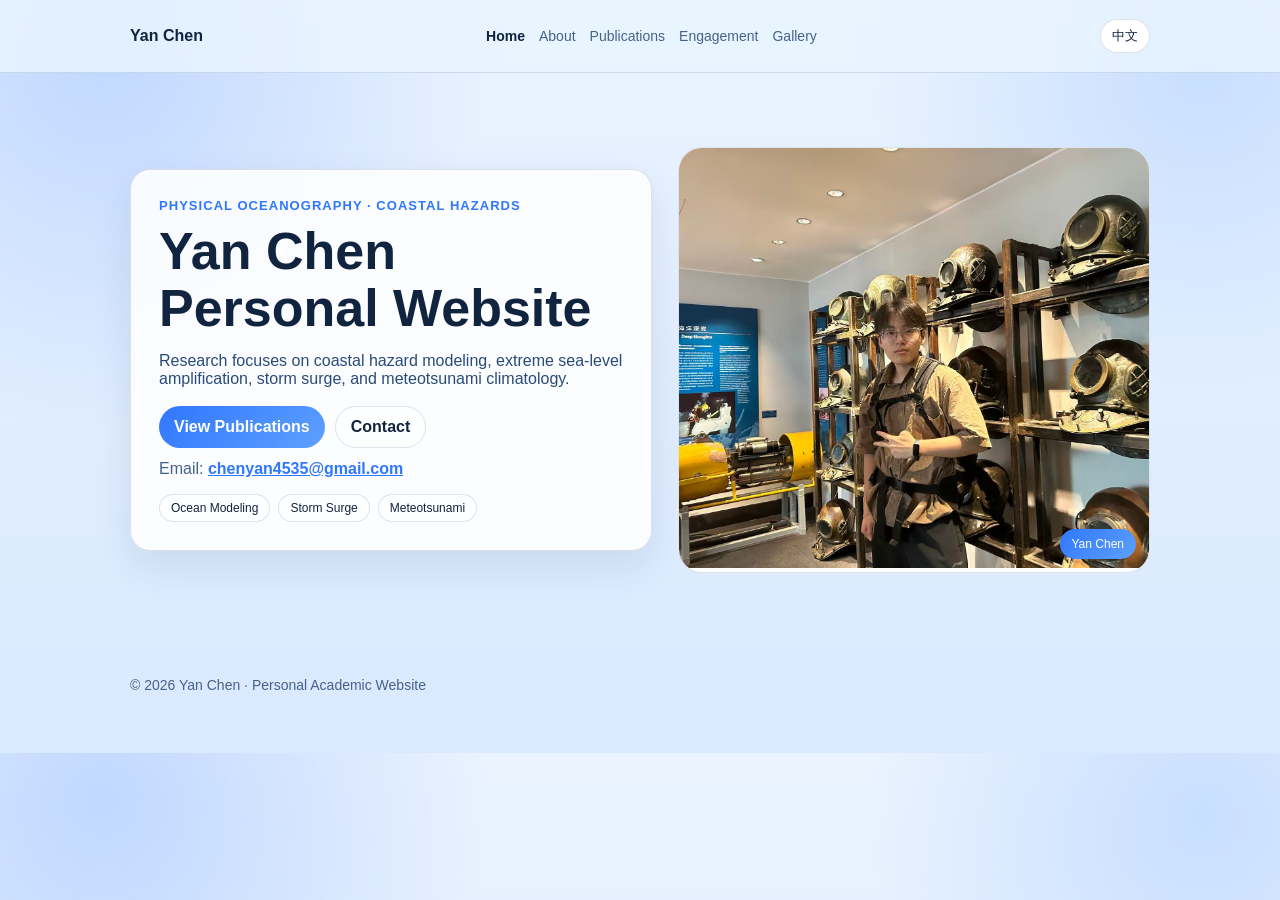
<file: index.html>
<!DOCTYPE html>
<html lang="en">
<head>
  <meta charset="UTF-8" />
  <meta name="viewport" content="width=device-width, initial-scale=1.0" />
  <title>Home | Yan Chen</title>
  <meta name="description" content="Yan Chen personal website home page" />
  <link rel="stylesheet" href="style.css" />
</head>
<body data-page="index">
  <header class="site-header">
    <div class="container header-inner">
      <a class="brand" href="index.html" data-i18n="brand_name">Yan Chen</a>
      <nav class="nav">
        <a class="active" href="index.html" data-i18n="nav_home">Home</a>
        <a href="about.html" data-i18n="nav_about">About</a>
        <a href="publications.html" data-i18n="nav_publications">Publications</a>
        <a href="engagement.html" data-i18n="nav_engagement">Engagement</a>
        <a href="gallery.html" data-i18n="nav_gallery">Gallery</a>
      </nav>
      <button id="language-toggle" class="lang-toggle" type="button">中文</button>
    </div>
  </header>

  <main>
    <section class="hero">
      <div class="container hero-grid">
        <div class="hero-copy">
          <p class="kicker" data-i18n="hero_kicker">Physical Oceanography · Coastal Hazards</p>
          <h1 data-i18n="hero_title">Yan Chen Personal Website</h1>
          <p class="lead" data-i18n="hero_lead">Research focuses on coastal hazard modeling, extreme sea-level amplification, storm surge, and meteotsunami climatology.</p>
          <div class="button-row">
            <a class="btn btn-primary" href="publications.html" data-i18n="hero_btn_primary">View Publications</a>
            <a class="btn btn-secondary" href="mailto:chenyan4535@gmail.com" data-i18n="hero_btn_secondary">Contact</a>
          </div>
          <p class="contact-line"><span data-i18n="hero_email_label">Email:</span> <a class="email" href="mailto:chenyan4535@gmail.com">chenyan4535@gmail.com</a></p>
          <div class="chip-row">
            <span class="chip" data-i18n="hero_chip_1">Ocean Modeling</span>
            <span class="chip" data-i18n="hero_chip_2">Storm Surge</span>
            <span class="chip" data-i18n="hero_chip_3">Meteotsunami</span>
          </div>
        </div>
        <div class="hero-media">
          <div class="hero-media-frame">
            <img src="assets/profile.jpg" alt="Portrait of Yan Chen" />
          </div>
          <div class="hero-badge" data-i18n="hero_badge">Yan Chen</div>
        </div>
      </div>
    </section>
  </main>

  <footer class="footer">
    <div class="container">
      <p data-i18n="footer_text">© 2026 Yan Chen · Personal Academic Website</p>
    </div>
  </footer>
  <script src="script.js"></script>
</body>
</html>
</file>
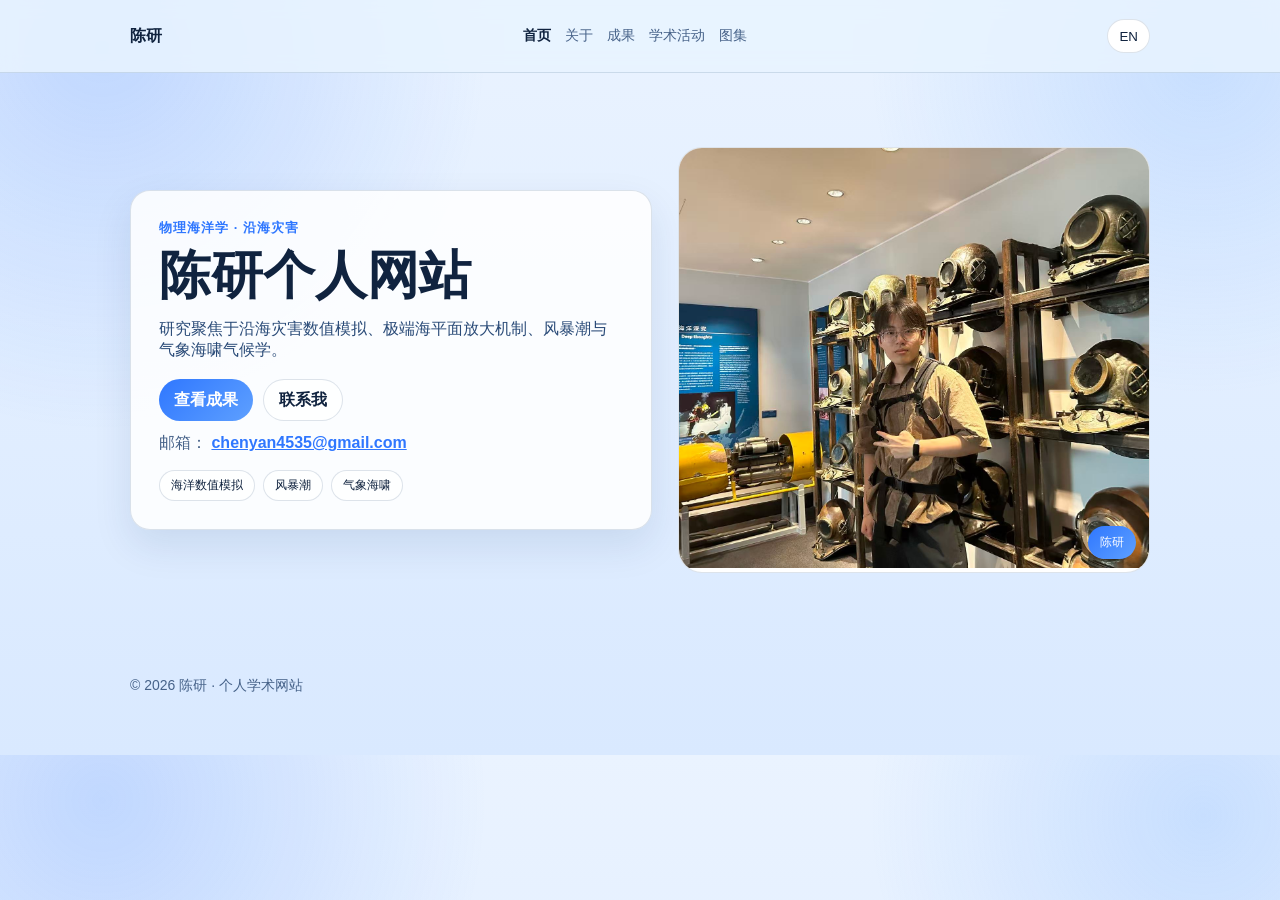
<file: zh/index.html>
<!DOCTYPE html>
<html lang="zh-CN">
<head>
  <meta charset="UTF-8" />
  <meta name="viewport" content="width=device-width, initial-scale=1.0" />
  <title>首页 | Yan Chen</title>
  <meta name="description" content="Yan Chen 中文个人网站首页" />
  <link rel="stylesheet" href="../style.css" />
</head>
<body data-page="index" data-lang-key="site_lang_zh">
  <header class="site-header">
    <div class="container header-inner">
      <a class="brand" href="index.html" data-i18n="brand_name">陈研</a>
      <nav class="nav">
        <a class="active" href="index.html" data-i18n="nav_home">首页</a>
        <a href="about.html" data-i18n="nav_about">关于</a>
        <a href="publications.html" data-i18n="nav_publications">成果</a>
        <a href="engagement.html" data-i18n="nav_engagement">学术活动</a>
        <a href="gallery.html" data-i18n="nav_gallery">图集</a>
      </nav>
      <button id="language-toggle" class="lang-toggle" type="button">EN</button>
    </div>
  </header>

  <main>
    <section class="hero">
      <div class="container hero-grid">
        <div class="hero-copy">
          <p class="kicker" data-i18n="hero_kicker">物理海洋学 · 沿海灾害</p>
          <h1 data-i18n="hero_title">陈研个人网站</h1>
          <p class="lead" data-i18n="hero_lead">研究聚焦于沿海灾害数值模拟、极端海平面放大机制、风暴潮与气象海啸气候学。</p>
          <div class="button-row">
            <a class="btn btn-primary" href="publications.html" data-i18n="hero_btn_primary">查看成果</a>
            <a class="btn btn-secondary" href="mailto:chenyan4535@gmail.com" data-i18n="hero_btn_secondary">联系我</a>
          </div>
          <p class="contact-line"><span data-i18n="hero_email_label">邮箱：</span> <a class="email" href="mailto:chenyan4535@gmail.com">chenyan4535@gmail.com</a></p>
          <div class="chip-row">
            <span class="chip" data-i18n="hero_chip_1">海洋数值模拟</span>
            <span class="chip" data-i18n="hero_chip_2">风暴潮</span>
            <span class="chip" data-i18n="hero_chip_3">气象海啸</span>
          </div>
        </div>
        <div class="hero-media">
          <div class="hero-media-frame">
            <img src="../assets/profile.jpg" alt="Portrait of Yan Chen" />
          </div>
          <div class="hero-badge" data-i18n="hero_badge">陈研</div>
        </div>
      </div>
    </section>
  </main>

  <footer class="footer">
    <div class="container">
      <p data-i18n="footer_text">© 2026 陈研 · 个人学术网站</p>
    </div>
  </footer>
  <script src="../script.js"></script>
</body>
</html>
</file>
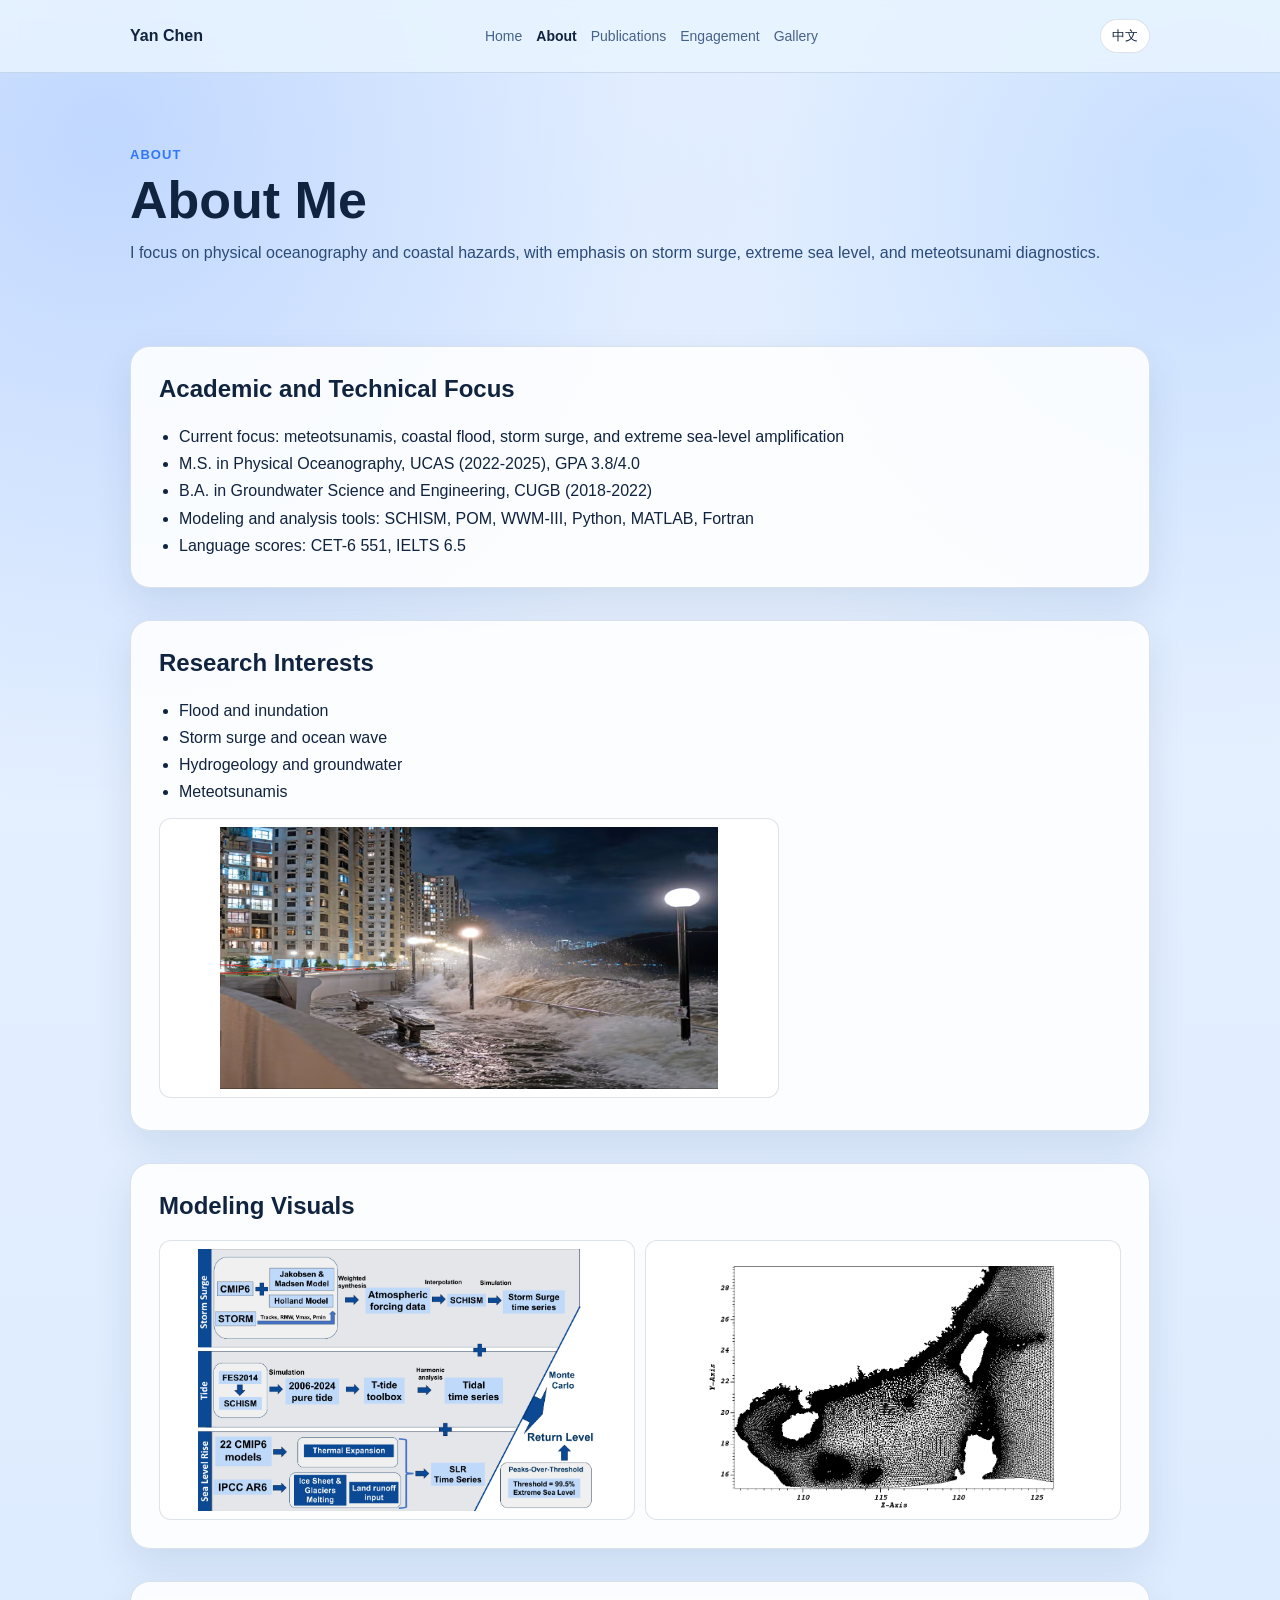
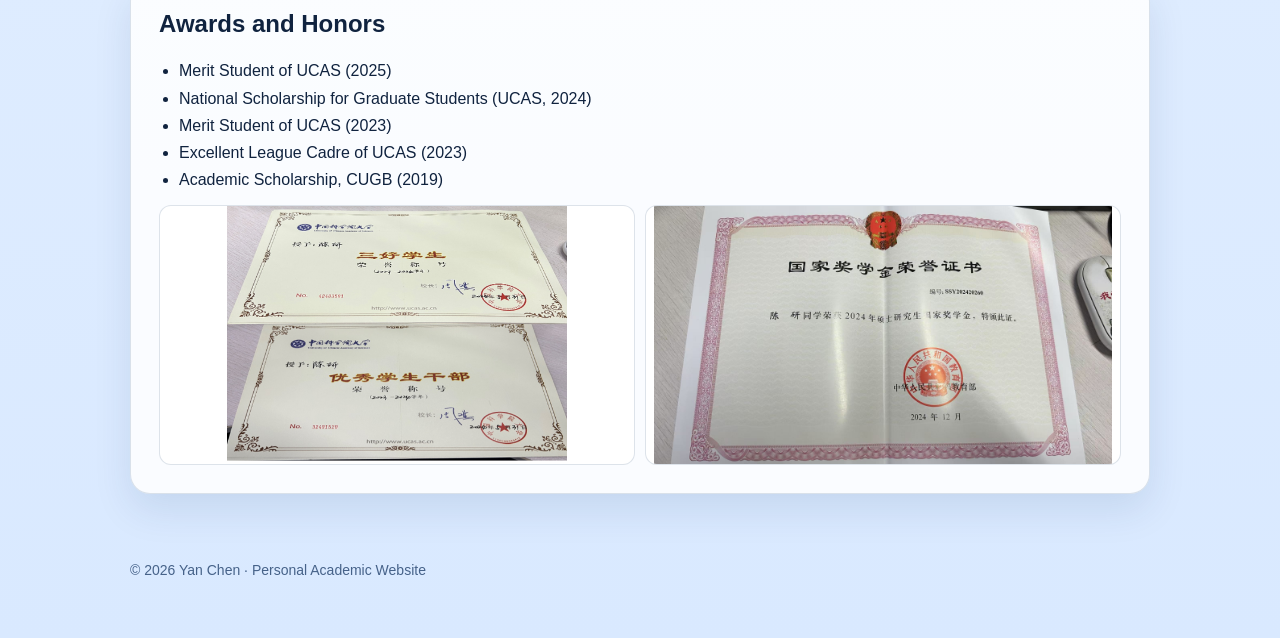
<file: about.html>
<!DOCTYPE html>
<html lang="en">
<head>
  <meta charset="UTF-8" />
  <meta name="viewport" content="width=device-width, initial-scale=1.0" />
  <title>About | Yan Chen</title>
  <meta name="description" content="About Yan Chen" />
  <link rel="stylesheet" href="style.css" />
</head>
<body data-page="about">
  <header class="site-header">
    <div class="container header-inner">
      <a class="brand" href="index.html" data-i18n="brand_name">Yan Chen</a>
      <nav class="nav">
        <a href="index.html" data-i18n="nav_home">Home</a>
        <a class="active" href="about.html" data-i18n="nav_about">About</a>
        <a href="publications.html" data-i18n="nav_publications">Publications</a>
        <a href="engagement.html" data-i18n="nav_engagement">Engagement</a>
        <a href="gallery.html" data-i18n="nav_gallery">Gallery</a>
      </nav>
      <button id="language-toggle" class="lang-toggle" type="button">中文</button>
    </div>
  </header>

  <main>
    <section class="hero">
      <div class="container">
        <p class="kicker" data-i18n="kicker">About</p>
        <h1 data-i18n="title">About Me</h1>
        <p class="lead" data-i18n="lead">I focus on physical oceanography and coastal hazards, with emphasis on storm surge, extreme sea level, and meteotsunami diagnostics.</p>
      </div>
    </section>

    <section class="section">
      <div class="container card">
        <h2 data-i18n="section_title">Academic and Technical Focus</h2>
        <ul>
          <li data-i18n="focus_1">Current focus: meteotsunamis, coastal flood, storm surge, and extreme sea-level amplification</li>
          <li data-i18n="focus_2">M.S. in Physical Oceanography, UCAS (2022-2025), GPA 3.8/4.0</li>
          <li data-i18n="focus_3">B.A. in Groundwater Science and Engineering, CUGB (2018-2022)</li>
          <li data-i18n="focus_4">Modeling and analysis tools: SCHISM, POM, WWM-III, Python, MATLAB, Fortran</li>
          <li data-i18n="focus_5">Language scores: CET-6 551, IELTS 6.5</li>
        </ul>
      </div>
    </section>

    <section class="section">
      <div class="container card">
        <h2 data-i18n="interests_title">Research Interests</h2>
        <ul>
          <li data-i18n="interest_1">Flood and inundation</li>
          <li data-i18n="interest_2">Storm surge and ocean wave</li>
          <li data-i18n="interest_3">Hydrogeology and groundwater</li>
          <li data-i18n="interest_4">Meteotsunamis</li>
        </ul>
        <div class="research-interest-visual">
          <img src="assets/research interest.png" alt="Research interest illustration" class="model-photo" />
        </div>
      </div>
    </section>

    <section class="section">
      <div class="container card">
        <h2 data-i18n="model_title">Modeling Visuals</h2>
        <div class="model-grid">
          <img src="assets/model.jpg" alt="Model result visualization" class="model-photo" />
          <img src="assets/model 2.png" alt="Secondary model visualization" class="model-photo" />
        </div>
      </div>
    </section>

    <section class="section">
      <div class="container card">
        <h2 data-i18n="awards_title">Awards and Honors</h2>
        <ul>
          <li data-i18n="award_1">Merit Student of UCAS (2025)</li>
          <li data-i18n="award_2">National Scholarship for Graduate Students (UCAS, 2024)</li>
          <li data-i18n="award_3">Merit Student of UCAS (2023)</li>
          <li data-i18n="award_4">Excellent League Cadre of UCAS (2023)</li>
          <li data-i18n="award_5">Academic Scholarship, CUGB (2019)</li>
        </ul>
        <div class="award-grid">
          <img src="assets/award_1.png" alt="Award certificate" class="award-photo" />
          <img src="assets/award2.jpg" alt="Award photo 2" class="award-photo" />
        </div>
      </div>
    </section>
  </main>

  <footer class="footer">
    <div class="container">
      <p data-i18n="footer_text">© 2026 Yan Chen · Personal Academic Website</p>
    </div>
  </footer>
  <script src="script.js"></script>
</body>
</html>
</file>
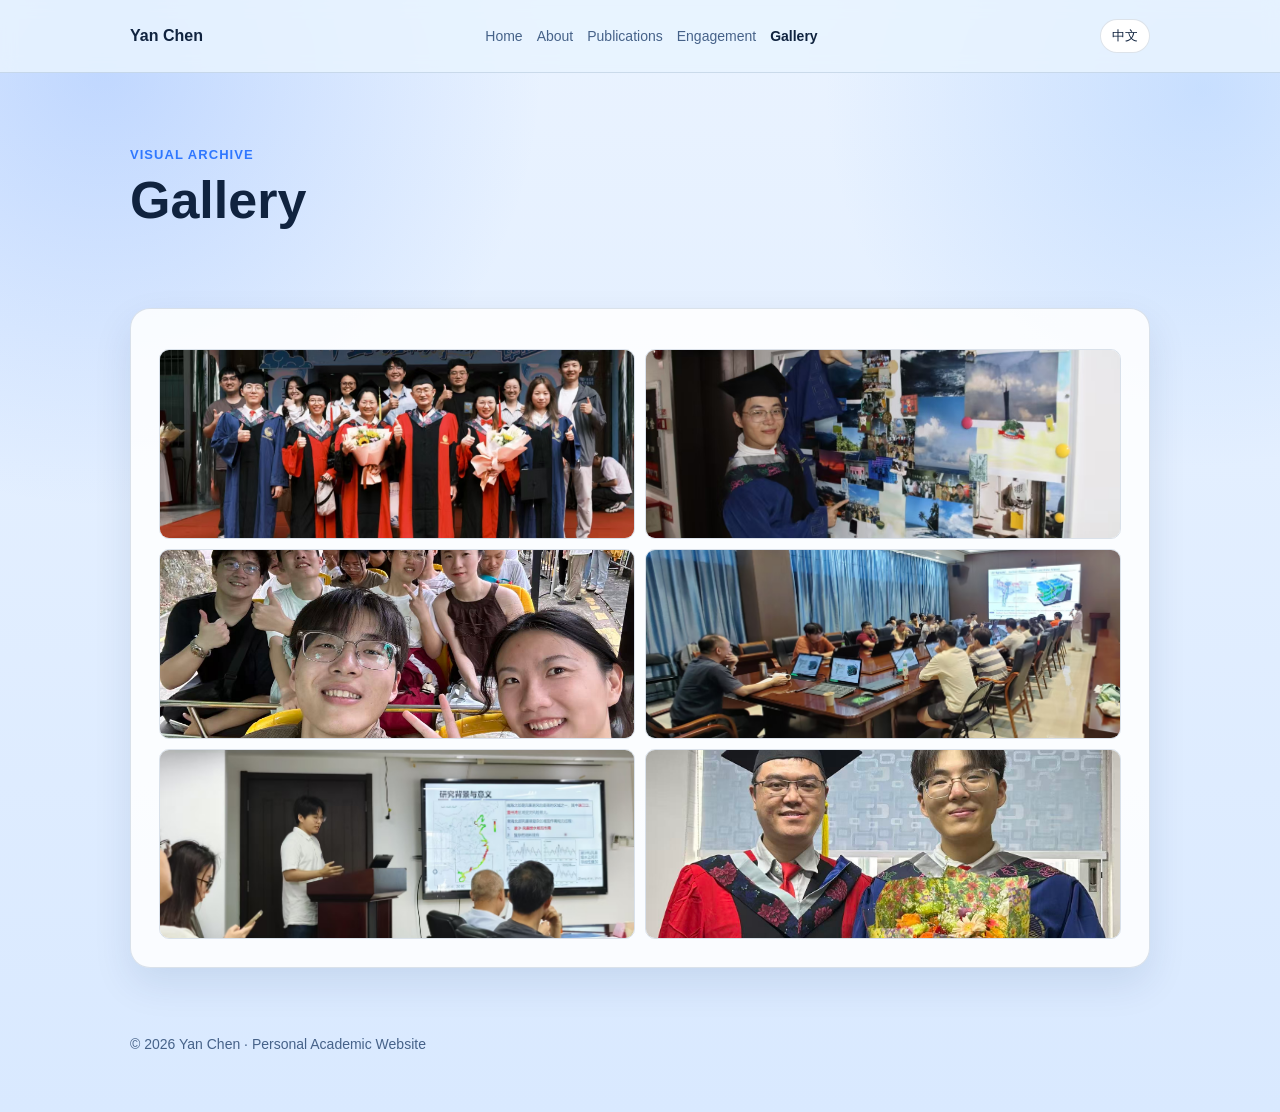
<file: gallery.html>
<!DOCTYPE html>
<html lang="en">
<head>
  <meta charset="UTF-8" />
  <meta name="viewport" content="width=device-width, initial-scale=1.0" />
  <title>Gallery | Yan Chen</title>
  <meta name="description" content="Gallery of Yan Chen" />
  <link rel="stylesheet" href="style.css" />
</head>
<body data-page="gallery">
  <header class="site-header">
    <div class="container header-inner">
      <a class="brand" href="index.html" data-i18n="brand_name">Yan Chen</a>
      <nav class="nav">
        <a href="index.html" data-i18n="nav_home">Home</a>
        <a href="about.html" data-i18n="nav_about">About</a>
        <a href="publications.html" data-i18n="nav_publications">Publications</a>
        <a href="engagement.html" data-i18n="nav_engagement">Engagement</a>
        <a class="active" href="gallery.html" data-i18n="nav_gallery">Gallery</a>
      </nav>
      <button id="language-toggle" class="lang-toggle" type="button">中文</button>
    </div>
  </header>
  <main>
    <section class="hero">
      <div class="container">
        <p class="kicker" data-i18n="gal_kicker">Visual Archive</p>
        <h1 data-i18n="gal_title">Gallery</h1>
      </div>
    </section>
    <section class="section">
      <div class="container card">
        <div class="gallery-grid">
          <img src="assets/gallery1.jpg" alt="Gallery 1" class="gallery-photo" />
          <img src="assets/gallery2.jpg" alt="Gallery 2" class="gallery-photo" />
          <img src="assets/gallery3.jpg" alt="Gallery 3" class="gallery-photo" />
          <img src="assets/gallery4.jpg" alt="Gallery 4" class="gallery-photo" />
          <img src="assets/gallery5.jpg" alt="Gallery 5" class="gallery-photo" />
          <img src="assets/gallery6.jpg" alt="Gallery 6" class="gallery-photo" />
        </div>
      </div>
    </section>
  </main>
  <footer class="footer">
    <div class="container">
      <p data-i18n="footer_text">© 2026 Yan Chen · Personal Academic Website</p>
    </div>
  </footer>
  <script src="script.js"></script>
</body>
</html>
</file>
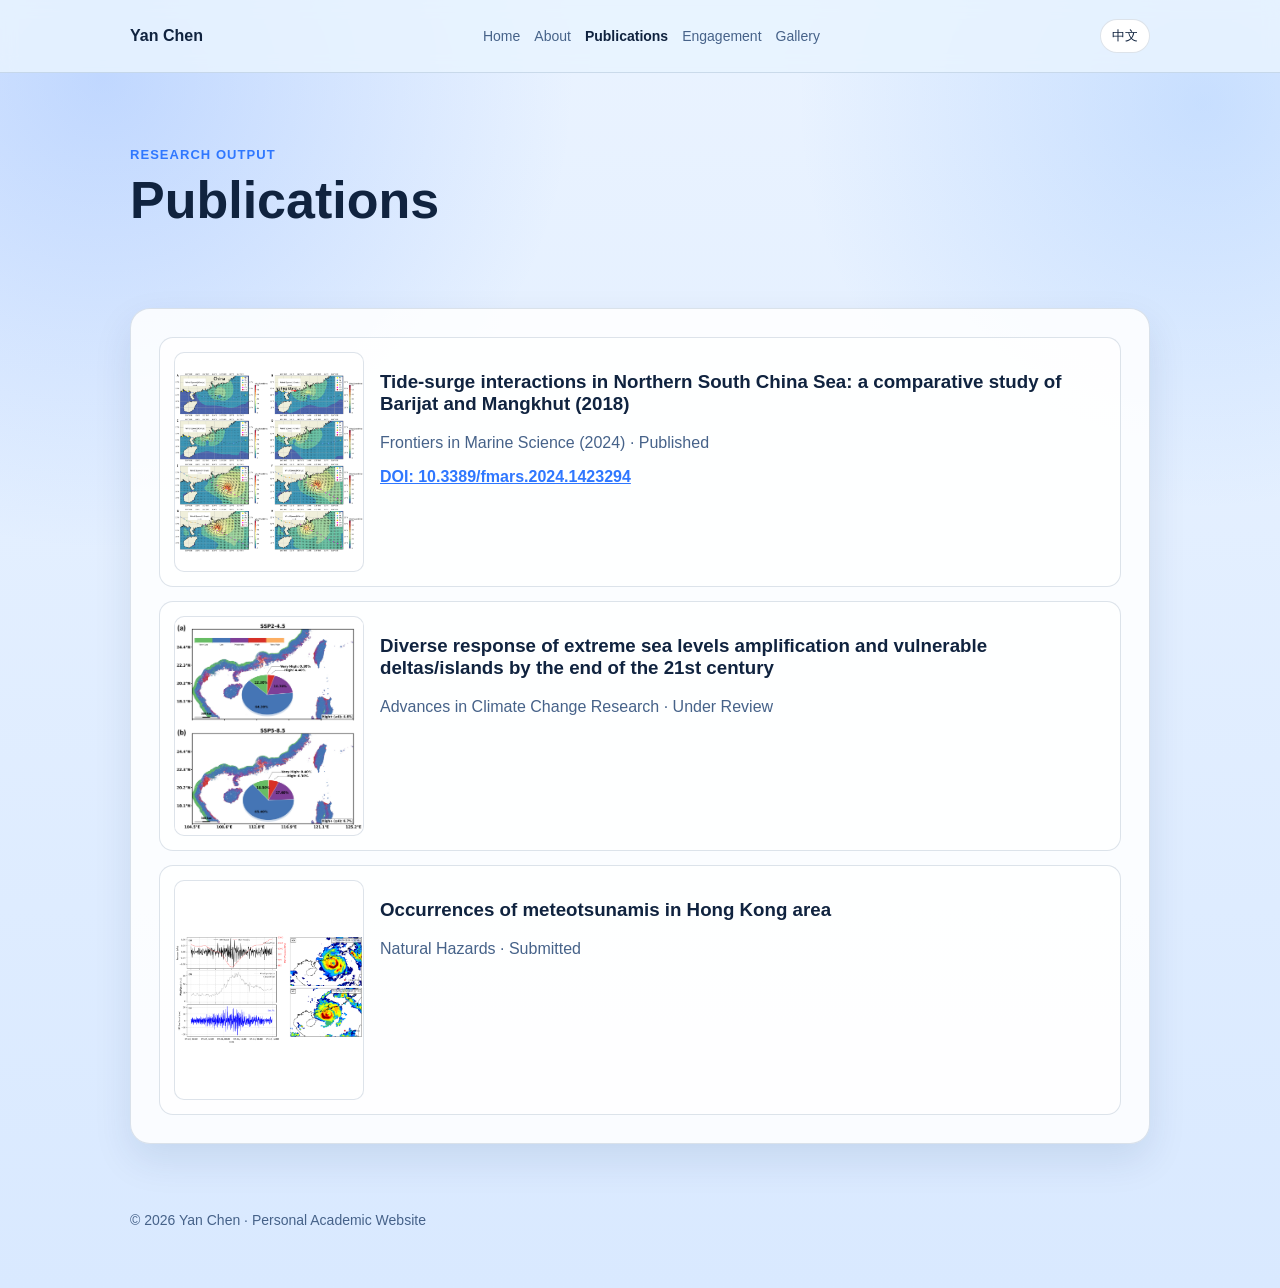
<file: publications.html>
<!DOCTYPE html>
<html lang="en">
<head>
  <meta charset="UTF-8" />
  <meta name="viewport" content="width=device-width, initial-scale=1.0" />
  <title>Publications | Yan Chen</title>
  <meta name="description" content="Publications of Yan Chen" />
  <link rel="stylesheet" href="style.css" />
</head>
<body data-page="publications">
  <header class="site-header">
    <div class="container header-inner">
      <a class="brand" href="index.html" data-i18n="brand_name">Yan Chen</a>
      <nav class="nav">
        <a href="index.html" data-i18n="nav_home">Home</a>
        <a href="about.html" data-i18n="nav_about">About</a>
        <a class="active" href="publications.html" data-i18n="nav_publications">Publications</a>
        <a href="engagement.html" data-i18n="nav_engagement">Engagement</a>
        <a href="gallery.html" data-i18n="nav_gallery">Gallery</a>
      </nav>
      <button id="language-toggle" class="lang-toggle" type="button">中文</button>
    </div>
  </header>
  <main>
    <section class="hero">
      <div class="container">
        <p class="kicker" data-i18n="kicker">Research Output</p>
        <h1 data-i18n="title">Publications</h1>
      </div>
    </section>
    <section class="section">
      <div class="container card">
        <div class="pub-list">
          <article class="pub-item">
            <img src="assets/paper1-cover.webp" alt="Paper 1 cover" class="pub-cover" />
            <div>
              <h3 data-i18n="p1_title">Tide-surge interactions in Northern South China Sea: a comparative study of Barijat and Mangkhut (2018)</h3>
              <p class="pub-meta" data-i18n="p1_meta">Frontiers in Marine Science (2024) · Published</p>
              <p><a class="email" href="https://doi.org/10.3389/fmars.2024.1423294" target="_blank" rel="noopener noreferrer">DOI: 10.3389/fmars.2024.1423294</a></p>
            </div>
          </article>
          <article class="pub-item">
            <img src="assets/paper2-cover.jpg" alt="Paper 2 cover" class="pub-cover" />
            <div>
              <h3 data-i18n="p2_title">Diverse response of extreme sea levels amplification and vulnerable deltas/islands by the end of the 21st century</h3>
              <p class="pub-meta" data-i18n="p2_meta">Advances in Climate Change Research · Under Review</p>
            </div>
          </article>
          <article class="pub-item">
            <img src="assets/paper3-cover.png" alt="Paper 3 cover" class="pub-cover" />
            <div>
              <h3 data-i18n="p3_title">Occurrences of meteotsunamis in Hong Kong area</h3>
              <p class="pub-meta" data-i18n="p3_meta">Natural Hazards · Submitted</p>
            </div>
          </article>
        </div>
      </div>
    </section>
  </main>
  <footer class="footer">
    <div class="container">
      <p data-i18n="footer_text">© 2026 Yan Chen · Personal Academic Website</p>
    </div>
  </footer>
  <script src="script.js"></script>
</body>
</html>
</file>
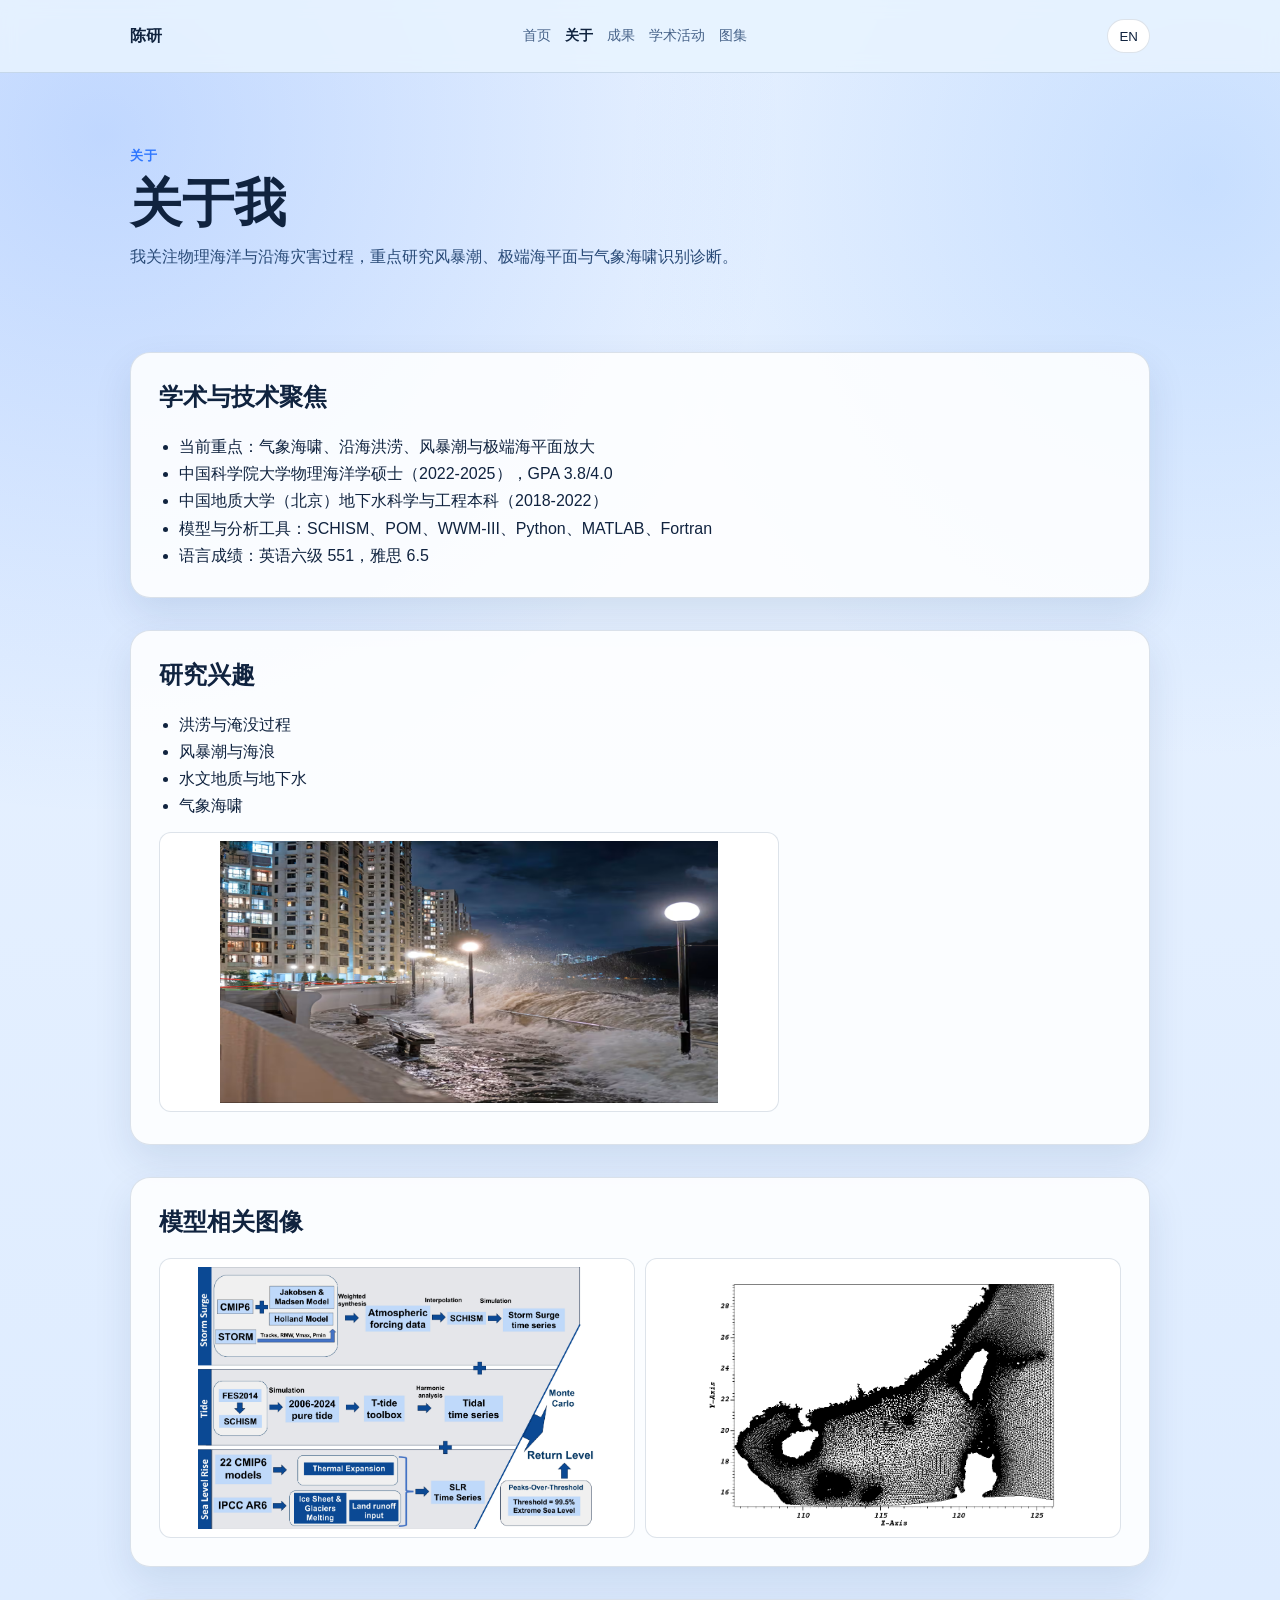
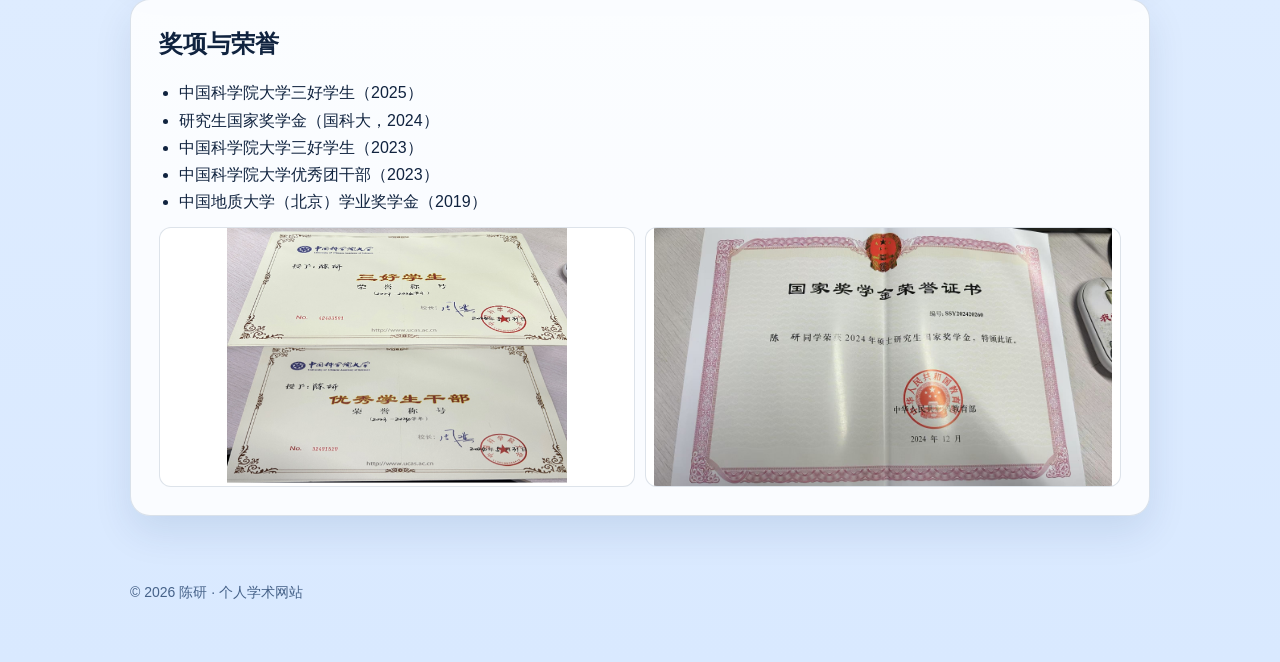
<file: zh/about.html>
<!DOCTYPE html>
<html lang="zh-CN">
<head>
  <meta charset="UTF-8" />
  <meta name="viewport" content="width=device-width, initial-scale=1.0" />
  <title>关于 | Yan Chen</title>
  <link rel="stylesheet" href="../style.css" />
</head>
<body data-page="about" data-lang-key="site_lang_zh">
  <header class="site-header">
    <div class="container header-inner">
      <a class="brand" href="index.html" data-i18n="brand_name">陈研</a>
      <nav class="nav">
        <a href="index.html" data-i18n="nav_home">首页</a>
        <a class="active" href="about.html" data-i18n="nav_about">关于</a>
        <a href="publications.html" data-i18n="nav_publications">成果</a>
        <a href="engagement.html" data-i18n="nav_engagement">学术活动</a>
        <a href="gallery.html" data-i18n="nav_gallery">图集</a>
      </nav>
      <button id="language-toggle" class="lang-toggle" type="button">EN</button>
    </div>
  </header>
  <main>
    <section class="hero"><div class="container"><p class="kicker" data-i18n="kicker">关于</p><h1 data-i18n="title">关于我</h1><p class="lead" data-i18n="lead">我关注物理海洋与沿海灾害过程，重点研究风暴潮、极端海平面与气象海啸识别诊断。</p></div></section>
    <section class="section"><div class="container card"><h2 data-i18n="section_title">学术与技术聚焦</h2><ul><li data-i18n="focus_1">当前重点：气象海啸、沿海洪涝、风暴潮与极端海平面放大</li><li data-i18n="focus_2">中国科学院大学物理海洋学硕士（2022-2025），GPA 3.8/4.0</li><li data-i18n="focus_3">中国地质大学（北京）地下水科学与工程本科（2018-2022）</li><li data-i18n="focus_4">模型与分析工具：SCHISM、POM、WWM-III、Python、MATLAB、Fortran</li><li data-i18n="focus_5">语言成绩：英语六级 551，雅思 6.5</li></ul></div></section>
    <section class="section"><div class="container card"><h2 data-i18n="interests_title">研究兴趣</h2><ul><li data-i18n="interest_1">洪涝与淹没过程</li><li data-i18n="interest_2">风暴潮与海浪</li><li data-i18n="interest_3">水文地质与地下水</li><li data-i18n="interest_4">气象海啸</li></ul><div class="research-interest-visual"><img src="../assets/research interest.png" alt="Research interest illustration" class="model-photo" /></div></div></section>
    <section class="section"><div class="container card"><h2 data-i18n="model_title">模型相关图像</h2><div class="model-grid"><img src="../assets/model.jpg" alt="Model result visualization" class="model-photo" /><img src="../assets/model 2.png" alt="Secondary model visualization" class="model-photo" /></div></div></section>
    <section class="section"><div class="container card"><h2 data-i18n="awards_title">奖项与荣誉</h2><ul><li data-i18n="award_1">中国科学院大学三好学生（2025）</li><li data-i18n="award_2">研究生国家奖学金（国科大，2024）</li><li data-i18n="award_3">中国科学院大学三好学生（2023）</li><li data-i18n="award_4">中国科学院大学优秀团干部（2023）</li><li data-i18n="award_5">中国地质大学（北京）学业奖学金（2019）</li></ul><div class="award-grid"><img src="../assets/award_1.png" alt="Award certificate" class="award-photo" /><img src="../assets/award2.jpg" alt="Award photo 2" class="award-photo" /></div></div></section>
  </main>
  <footer class="footer"><div class="container"><p data-i18n="footer_text">© 2026 陈研 · 个人学术网站</p></div></footer>
  <script src="../script.js"></script>
</body>
</html>
</file>
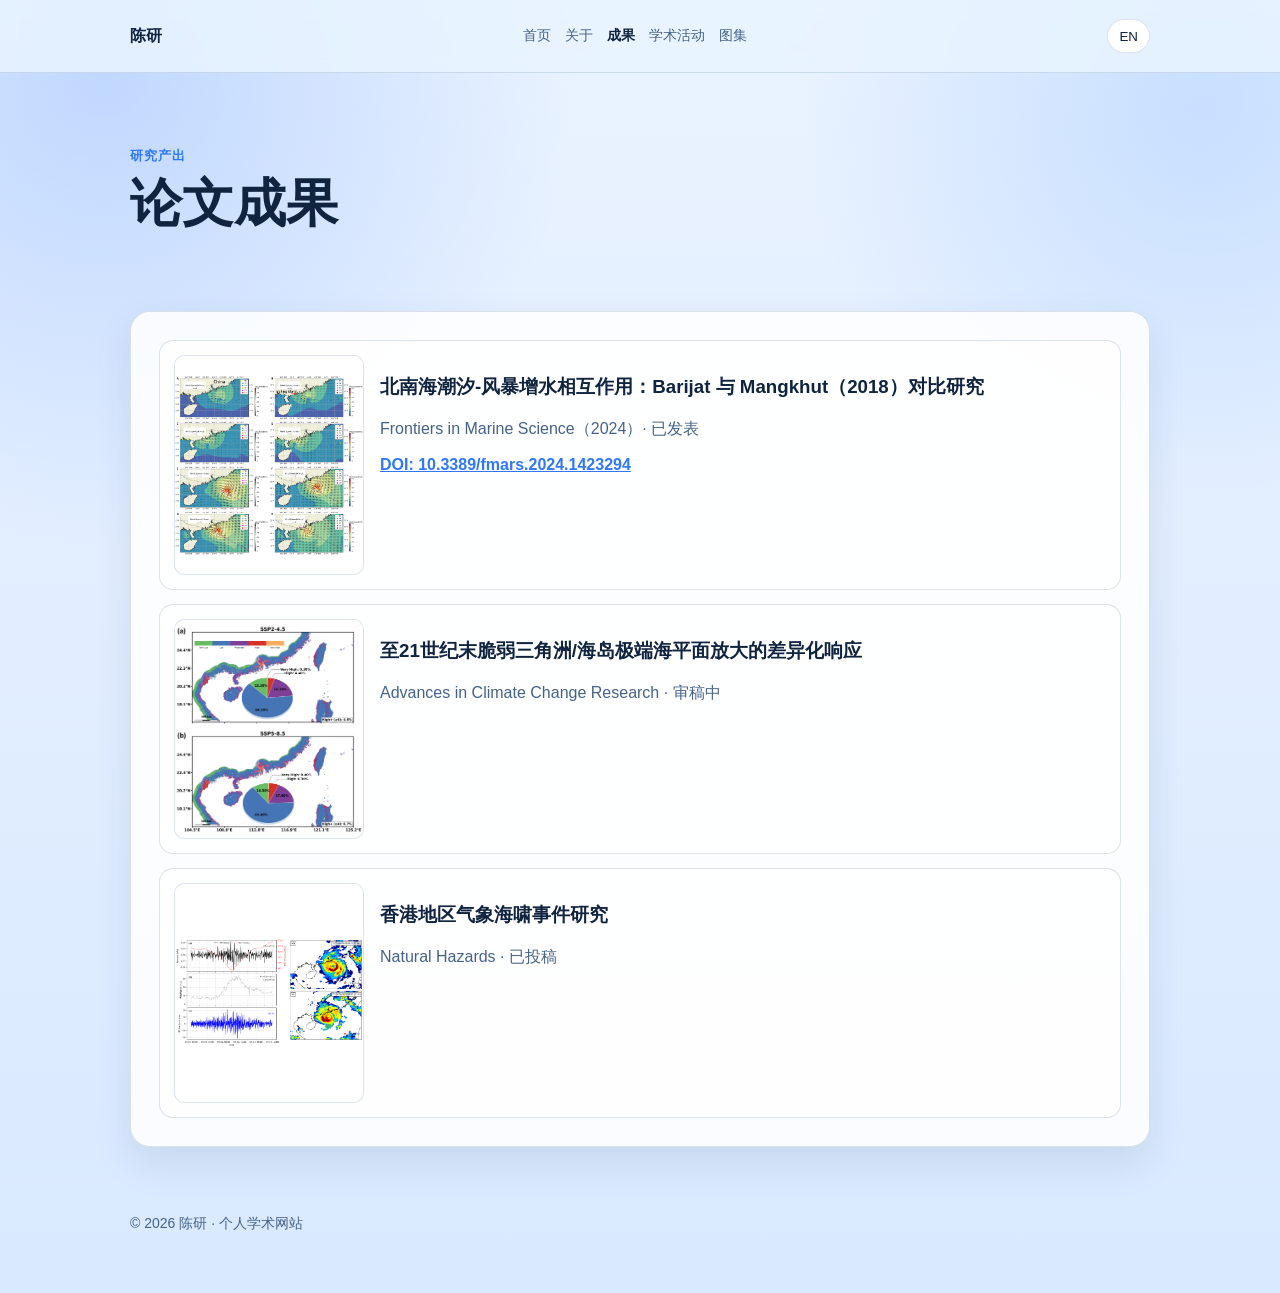
<file: zh/publications.html>
<!DOCTYPE html>
<html lang="zh-CN">
<head>
  <meta charset="UTF-8" />
  <meta name="viewport" content="width=device-width, initial-scale=1.0" />
  <title>成果 | Yan Chen</title>
  <link rel="stylesheet" href="../style.css" />
</head>
<body data-page="publications" data-lang-key="site_lang_zh">
  <header class="site-header">
    <div class="container header-inner">
      <a class="brand" href="index.html" data-i18n="brand_name">陈研</a>
      <nav class="nav">
        <a href="index.html" data-i18n="nav_home">首页</a>
        <a href="about.html" data-i18n="nav_about">关于</a>
        <a class="active" href="publications.html" data-i18n="nav_publications">成果</a>
        <a href="engagement.html" data-i18n="nav_engagement">学术活动</a>
        <a href="gallery.html" data-i18n="nav_gallery">图集</a>
      </nav>
      <button id="language-toggle" class="lang-toggle" type="button">EN</button>
    </div>
  </header>
  <main>
    <section class="hero"><div class="container"><p class="kicker" data-i18n="kicker">研究产出</p><h1 data-i18n="title">论文成果</h1></div></section>
    <section class="section"><div class="container card"><div class="pub-list">
      <article class="pub-item"><img src="../assets/paper1-cover.webp" alt="Paper 1 cover" class="pub-cover" /><div><h3 data-i18n="p1_title">北南海潮汐-风暴增水相互作用</h3><p class="pub-meta" data-i18n="p1_meta">Frontiers in Marine Science（2024）· 已发表</p><p><a class="email" href="https://doi.org/10.3389/fmars.2024.1423294" target="_blank" rel="noopener noreferrer">DOI: 10.3389/fmars.2024.1423294</a></p></div></article>
      <article class="pub-item"><img src="../assets/paper2-cover.jpg" alt="Paper 2 cover" class="pub-cover" /><div><h3 data-i18n="p2_title">至21世纪末脆弱三角洲/海岛极端海平面放大的差异化响应</h3><p class="pub-meta" data-i18n="p2_meta">Advances in Climate Change Research · 审稿中</p></div></article>
      <article class="pub-item"><img src="../assets/paper3-cover.png" alt="Paper 3 cover" class="pub-cover" /><div><h3 data-i18n="p3_title">香港地区气象海啸事件研究</h3><p class="pub-meta" data-i18n="p3_meta">Natural Hazards · 已投稿</p></div></article>
    </div></div></section>
  </main>
  <footer class="footer"><div class="container"><p data-i18n="footer_text">© 2026 陈研 · 个人学术网站</p></div></footer>
  <script src="../script.js"></script>
</body>
</html>
</file>
<file: style.css>
:root {
  --bg: #eaf3ff;
  --bg-2: #d9e9ff;
  --card: rgba(255, 255, 255, 0.86);
  --text: #10233f;
  --muted: #466289;
  --accent: #2f77ff;
  --accent-2: #5ea0ff;
  --line: rgba(20, 58, 110, 0.14);
}
* { box-sizing: border-box; }
body {
  margin: 0;
  font-family: "Segoe UI", Arial, sans-serif;
  color: var(--text);
  background: radial-gradient(circle at 8% 6%, rgba(47,119,255,.22), transparent 28%), radial-gradient(circle at 94% 8%, rgba(94,160,255,.24), transparent 24%), linear-gradient(180deg, var(--bg), var(--bg-2));
}
.container { width: min(100% - 32px, 1020px); margin: 0 auto; }
.site-header { position: sticky; top: 0; border-bottom: 1px solid var(--line); background: rgba(232,244,255,.86); backdrop-filter: blur(8px); }
.header-inner { min-height: 72px; display: flex; justify-content: space-between; align-items: center; gap: 16px; }
.brand { font-weight: 700; color: var(--text); text-decoration: none; }
.nav { display: flex; gap: 14px; flex-wrap: wrap; }
.nav a { text-decoration: none; color: var(--muted); font-size: 14px; position: relative; }
.nav a.active { color: var(--text); font-weight: 700; }
.lang-toggle { border: 1px solid var(--line); background: #fff; color: var(--text); border-radius: 999px; min-height: 34px; padding: 0 11px; cursor: pointer; }
.hero { padding: 74px 0 54px; }
.hero-grid { display: grid; grid-template-columns: 1.05fr .95fr; gap: 26px; align-items: center; }
.hero-copy, .card { background: var(--card); border: 1px solid var(--line); border-radius: 20px; padding: 28px; box-shadow: 0 16px 38px rgba(10,45,96,.1); }
.kicker { color: var(--accent); font-size: 13px; font-weight: 700; letter-spacing: .08em; text-transform: uppercase; margin: 0; }
h1 { margin: 10px 0 12px; font-size: clamp(32px, 5vw, 52px); line-height: 1.08; }
h2 { margin-top: 0; }
.lead { color: #2a4b78; }
.button-row { margin-top: 18px; display: flex; gap: 10px; flex-wrap: wrap; }
.btn { display: inline-flex; align-items: center; min-height: 42px; border-radius: 999px; padding: 0 15px; text-decoration: none; font-weight: 600; }
.btn-primary { color: #fff; background: linear-gradient(135deg, var(--accent), var(--accent-2)); }
.btn-secondary { color: var(--text); border: 1px solid var(--line); background: rgba(255,255,255,.78); }
.contact-line { color: var(--muted); margin: 12px 0 0; }
.email { color: var(--accent); font-weight: 700; }
.chip-row { margin-top: 16px; display: flex; gap: 8px; flex-wrap: wrap; }
.chip { border: 1px solid var(--line); background: rgba(255,255,255,.78); border-radius: 999px; padding: 6px 11px; font-size: 12px; }
.hero-media-frame { border-radius: 24px; overflow: hidden; border: 1px solid var(--line); background: #fff; }
.hero-media-frame img { width: 100%; height: 420px; object-fit: cover; object-position: center 28%; }
.hero-badge { position: absolute; right: 14px; bottom: 14px; border-radius: 999px; padding: 8px 12px; font-size: 12px; color: #fff; background: linear-gradient(135deg, var(--accent), var(--accent-2)); }
.hero-media { position: relative; }
.section { padding: 14px 0 18px; }
ul { margin: 0; padding-left: 20px; line-height: 1.7; }
.model-grid, .gallery-grid { margin-top: 12px; display: grid; grid-template-columns: repeat(2, minmax(0, 1fr)); gap: 10px; }
.research-interest-visual { margin-top: 12px; max-width: 620px; }
.model-photo { width: 100%; height: 280px; object-fit: contain; background: #fff; border: 1px solid var(--line); border-radius: 12px; padding: 8px; }
.award-grid { margin-top: 12px; display: grid; grid-template-columns: repeat(2, minmax(0, 1fr)); gap: 10px; }
.award-photo { width: 100%; height: 260px; object-fit: contain; background: #fff; border: 1px solid var(--line); border-radius: 12px; }
.pub-list { display: grid; gap: 14px; }
.pub-item { display: grid; grid-template-columns: 190px 1fr; gap: 16px; background: rgba(255,255,255,.72); border: 1px solid var(--line); border-radius: 14px; padding: 14px; }
.pub-cover { width: 100%; height: 220px; object-fit: contain; background: #fff; border: 1px solid var(--line); border-radius: 10px; }
.pub-meta { color: var(--muted); margin: 0; }
.gallery-photo { width: 100%; height: 190px; object-fit: cover; border-radius: 10px; border: 1px solid var(--line); }
.engagement-grid { grid-template-columns: repeat(2, minmax(0, 1fr)); }
.full-photo { height: 260px; object-fit: contain; background: #fff; padding: 6px; }
.footer { padding: 36px 0 46px; color: var(--muted); font-size: 14px; }
@media (max-width: 760px) {
  .header-inner { flex-direction: column; align-items: flex-start; padding: 12px 0; min-height: auto; }
  .hero-grid, .pub-item, .model-grid, .gallery-grid, .award-grid { grid-template-columns: 1fr; }
  .hero-media-frame img { height: 320px; }
  .full-photo { height: 220px; }
}
</file>
